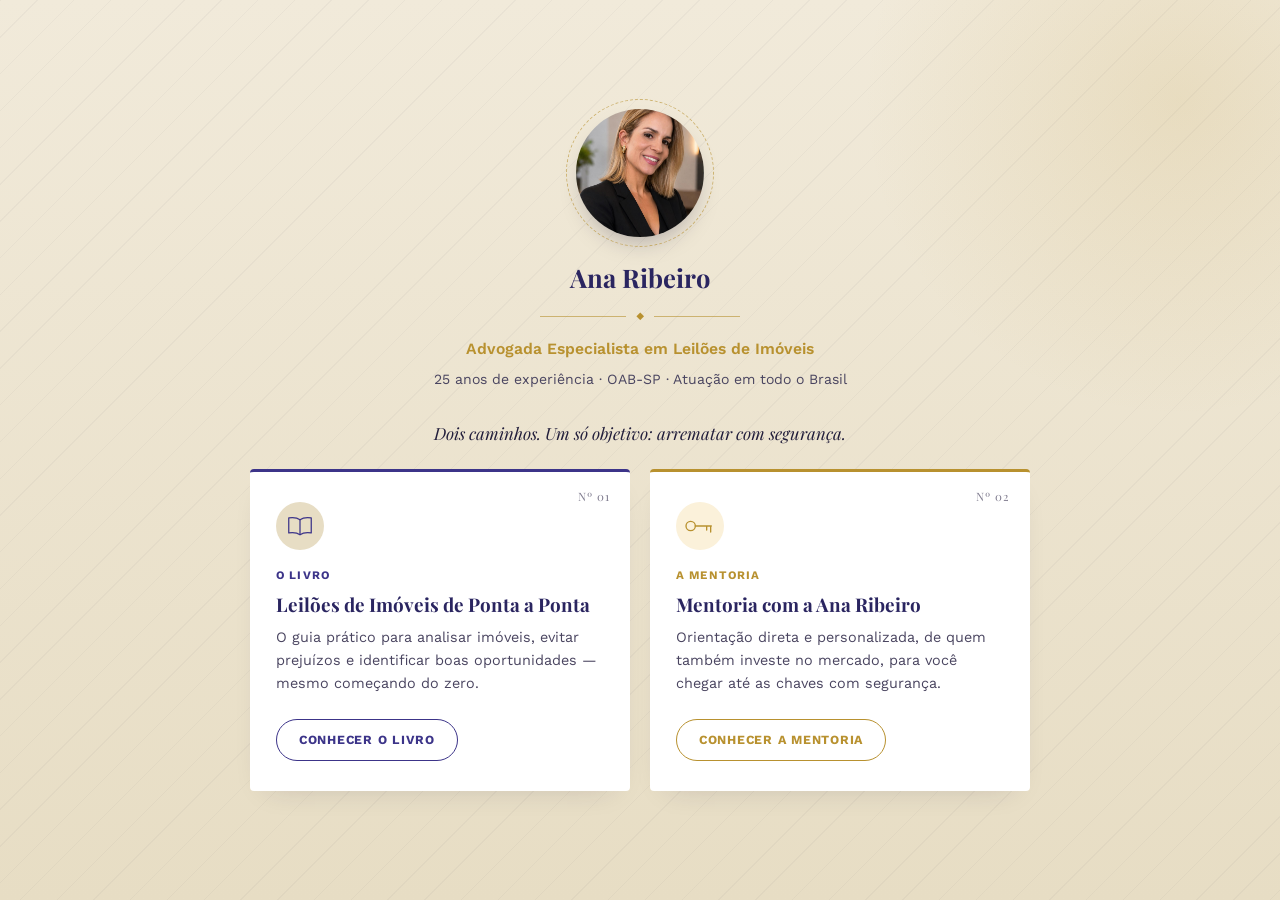
<file: index.html>
<!DOCTYPE html>
<html lang="pt-BR">
<head>
<meta charset="UTF-8">
<meta name="viewport" content="width=device-width, initial-scale=1.0">
<title>Ana Ribeiro | Advogada Especialista em Leilões de Imóveis</title>
<meta name="description" content="Ana Ribeiro, advogada especialista em leilões de imóveis. Conheça o livro Leilões de Imóveis de Ponta a Ponta ou a mentoria com a Ana.">
<link rel="preconnect" href="https://fonts.googleapis.com">
<link rel="preconnect" href="https://fonts.gstatic.com" crossorigin>
<link href="https://fonts.googleapis.com/css2?family=Playfair+Display:wght@600;700;800&family=Work+Sans:wght@400;500;600;700&display=swap" rel="stylesheet">
<link rel="stylesheet" href="css/style.css">
<link rel="stylesheet" href="css/gateway.css">

<!-- Meta Pixel Code -->
<script>
!function(f,b,e,v,n,t,s)
{if(f.fbq)return;n=f.fbq=function(){n.callMethod?
n.callMethod.apply(n,arguments):n.queue.push(arguments)};
if(!f._fbq)f._fbq=n;n.push=n;n.loaded=!0;n.version='2.0';
n.queue=[];t=b.createElement(e);t.async=!0;
t.src=v;s=b.getElementsByTagName(e)[0];
s.parentNode.insertBefore(t,s)}(window, document,'script',
'https://connect.facebook.net/en_US/fbevents.js');
fbq('init', '863646849907331');
fbq('track', 'PageView');
</script>
<noscript><img height="1" width="1" style="display:none"
src="https://www.facebook.com/tr?id=863646849907331&ev=PageView&noscript=1"
/></noscript>
<!-- End Meta Pixel Code -->
</head>
<body>

<main class="gateway">
  <div class="gateway-wrap">

    <div class="gateway-profile">
      <div class="gateway-photo-frame">
        <img src="assets/img/ana-ribeiro.jpg" alt="Ana Ribeiro" class="gateway-photo">
      </div>
      <p class="gateway-eyebrow">Ana Ribeiro</p>
      <div class="gateway-rule" aria-hidden="true"><span></span><i>◆</i><span></span></div>
      <p class="gateway-title">Advogada Especialista em Leilões de Imóveis</p>
      <p class="gateway-sub">25 anos de experiência · OAB-SP · Atuação em todo o Brasil</p>
    </div>

    <p class="gateway-prompt">Dois caminhos. Um só objetivo: arrematar com segurança.</p>

    <div class="gateway-options">
      <a href="livro.html" class="gateway-option">
        <span class="gateway-option-lot">Nº 01</span>
        <span class="gateway-option-icon" aria-hidden="true">
          <svg viewBox="0 0 48 36" width="30" height="24"><path d="M24 8C20 5 13 4 6 5v24c7-1 14 0 18 3 4-3 11-4 18-3V5c-7-1-14 0-18 3z" fill="none" stroke="currentColor" stroke-width="2" stroke-linejoin="round"/><path d="M24 8v24" fill="none" stroke="currentColor" stroke-width="2"/></svg>
        </span>
        <span class="gateway-option-label">O Livro</span>
        <h2 class="gateway-option-heading">Leilões de Imóveis de Ponta a Ponta</h2>
        <p class="gateway-option-desc">O guia prático para analisar imóveis, evitar prejuízos e identificar boas oportunidades — mesmo começando do zero.</p>
        <span class="gateway-option-cta">Conhecer o livro</span>
      </a>

      <a href="mentoria.html" class="gateway-option gateway-option--gold">
        <span class="gateway-option-lot">Nº 02</span>
        <span class="gateway-option-icon" aria-hidden="true">
          <svg viewBox="0 0 48 24" width="32" height="16"><circle cx="10" cy="12" r="7" fill="none" stroke="currentColor" stroke-width="2"/><path d="M17 12h24M34 12v6M40 12v9" fill="none" stroke="currentColor" stroke-width="2" stroke-linecap="round"/></svg>
        </span>
        <span class="gateway-option-label">A Mentoria</span>
        <h2 class="gateway-option-heading">Mentoria com a Ana Ribeiro</h2>
        <p class="gateway-option-desc">Orientação direta e personalizada, de quem também investe no mercado, para você chegar até as chaves com segurança.</p>
        <span class="gateway-option-cta">Conhecer a mentoria</span>
      </a>
    </div>

  </div>
</main>

</body>
</html>
</file>
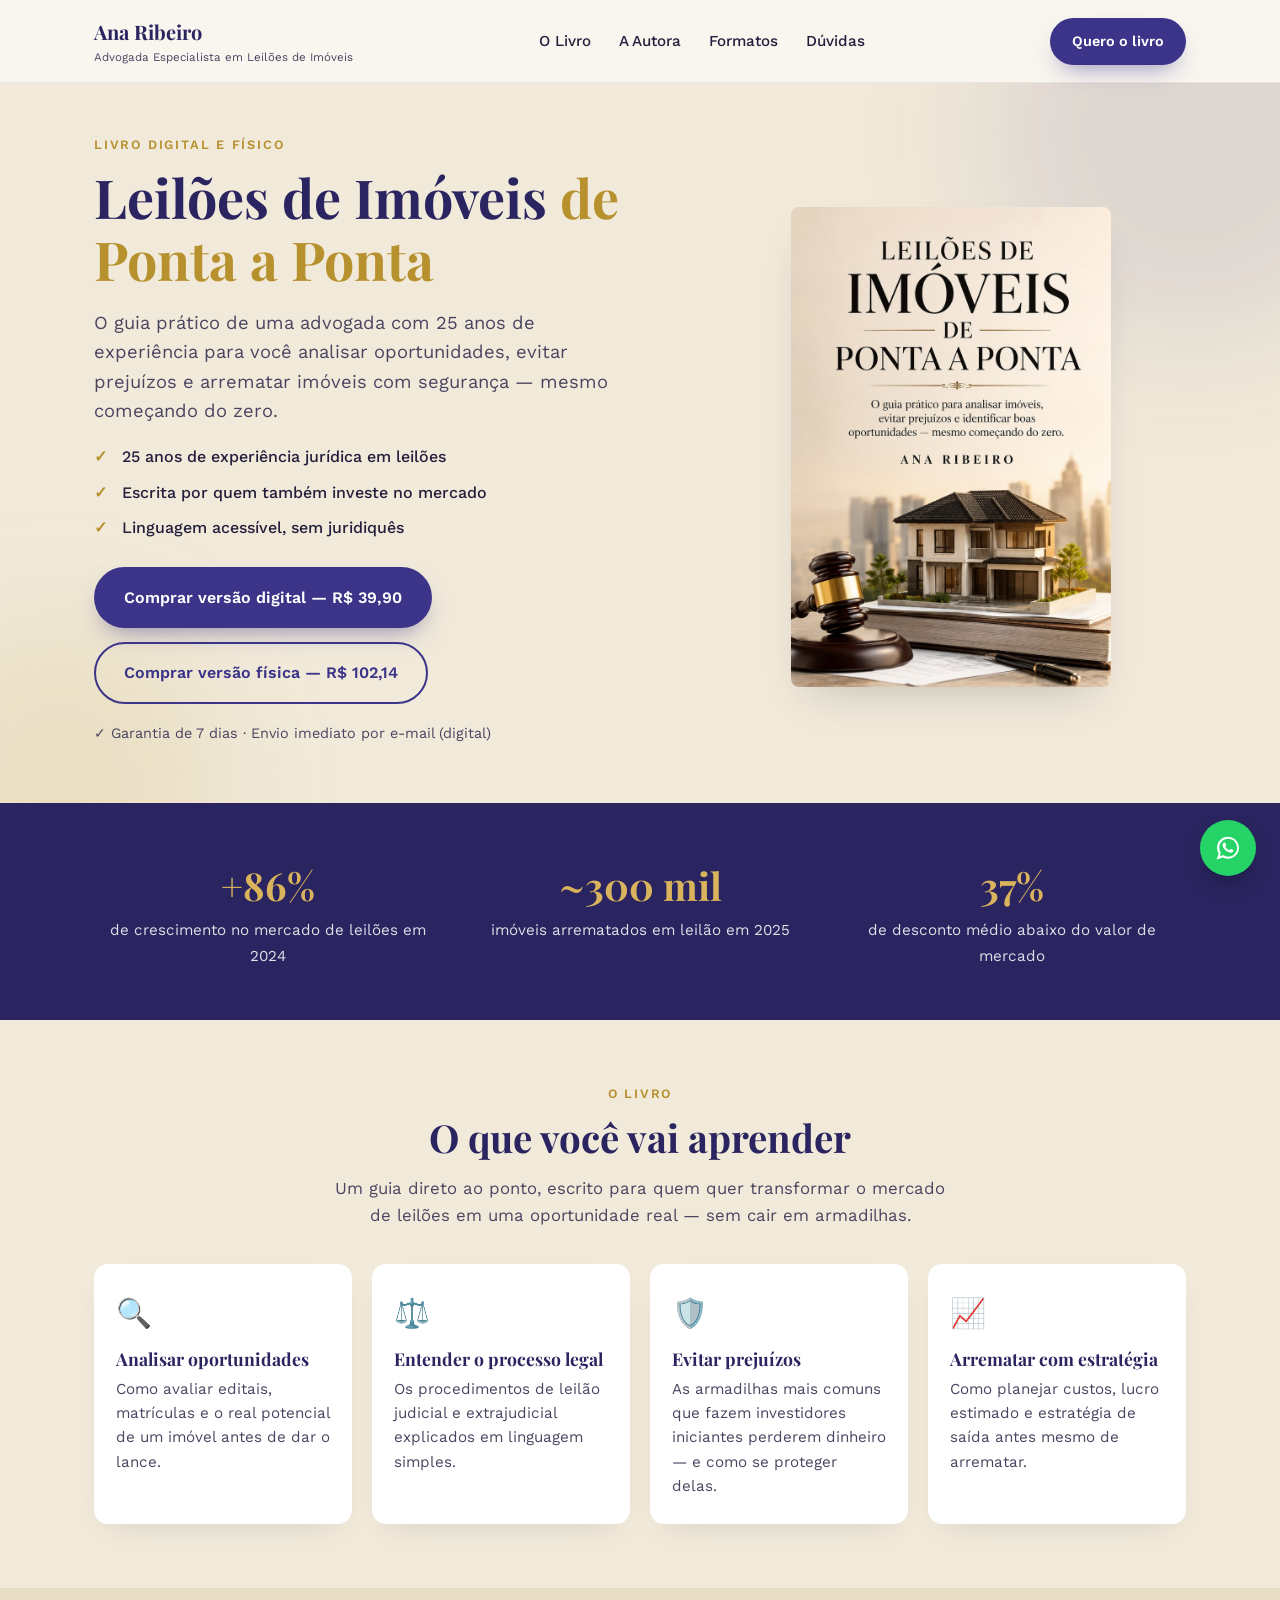
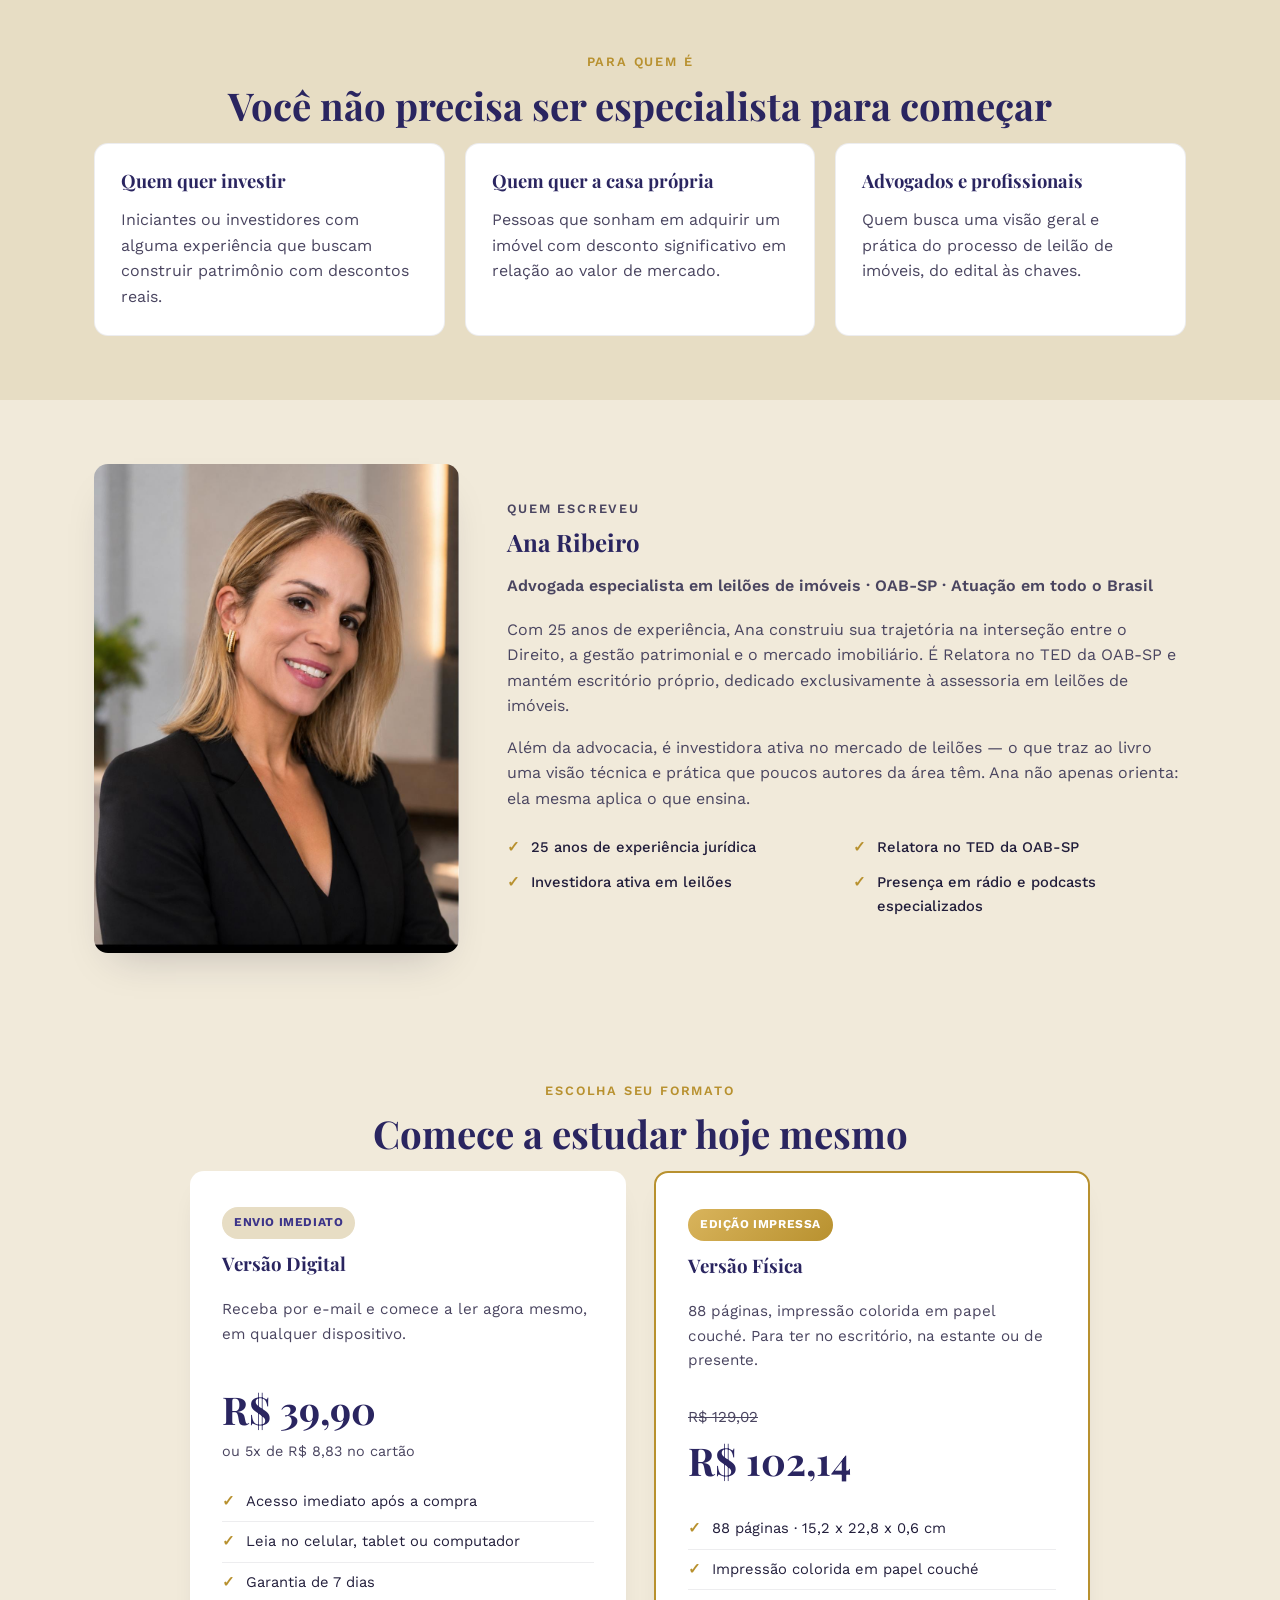
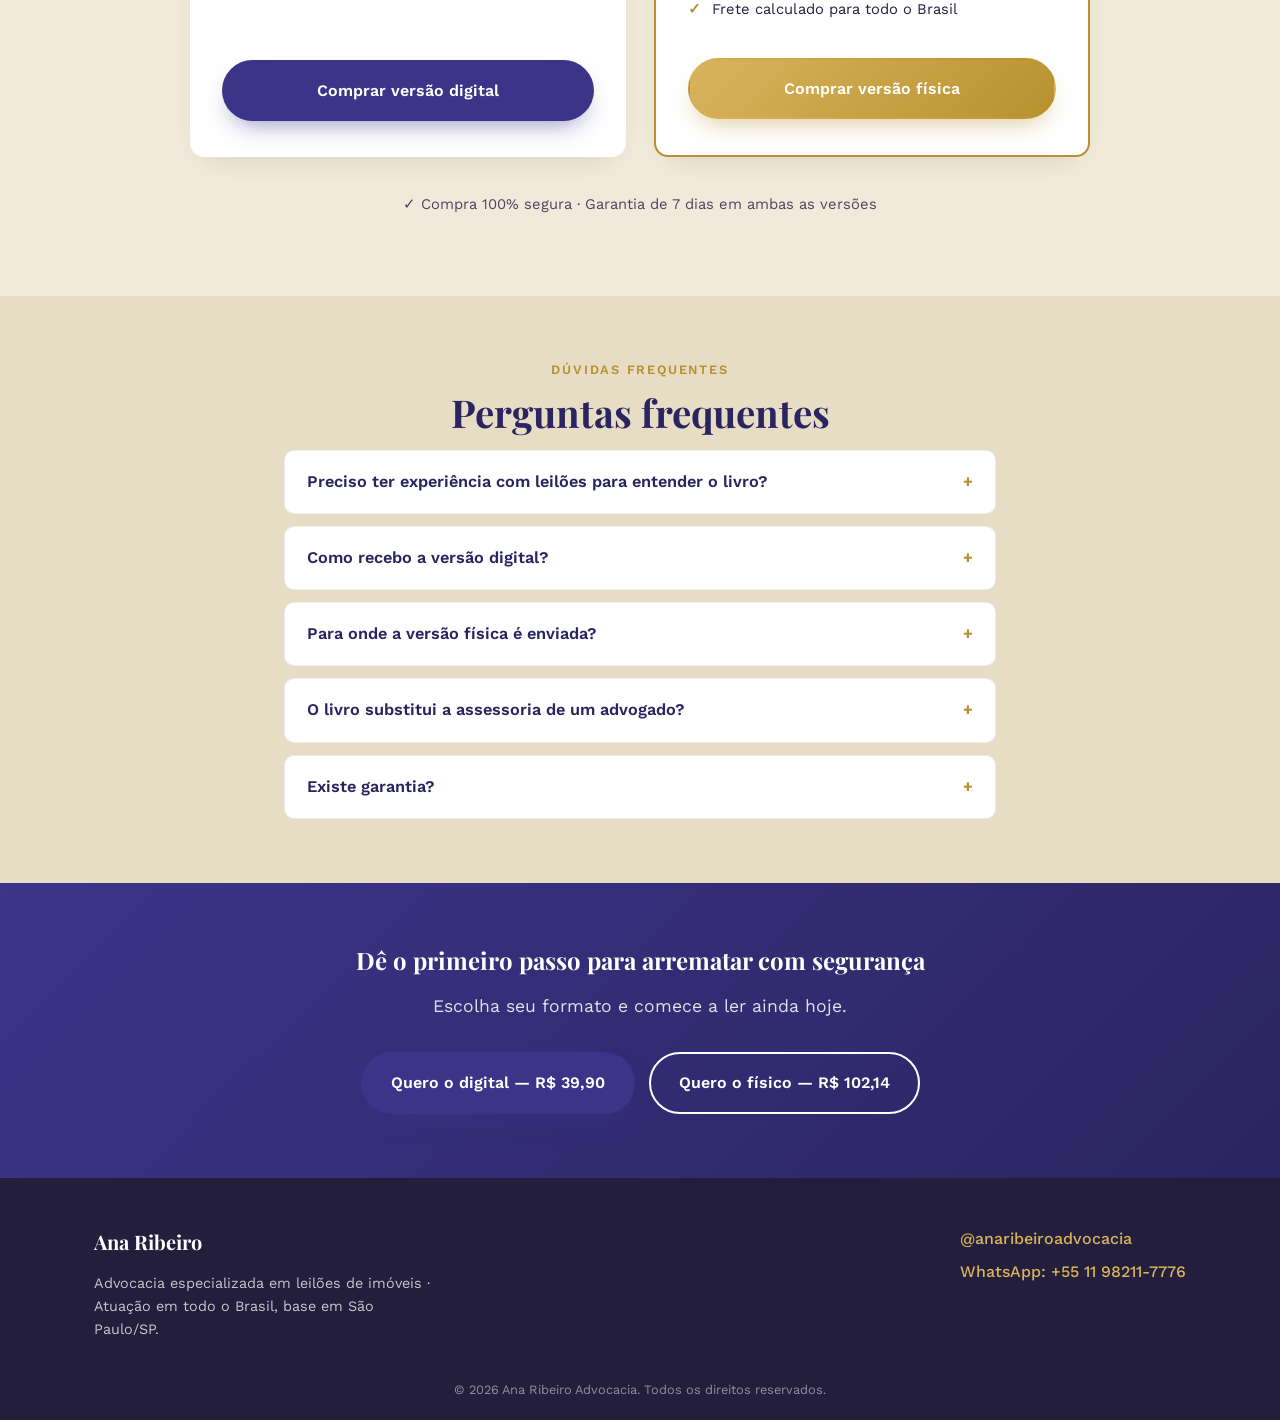
<file: livro.html>
<!DOCTYPE html>
<html lang="pt-BR">
<head>
<meta charset="UTF-8">
<meta name="viewport" content="width=device-width, initial-scale=1.0">
<title>Leilões de Imóveis de Ponta a Ponta | Ana Ribeiro</title>
<meta name="description" content="O guia prático de Ana Ribeiro, advogada especialista em leilões de imóveis, para você analisar oportunidades, evitar prejuízos e arrematar com segurança — mesmo começando do zero.">
<link rel="preconnect" href="https://fonts.googleapis.com">
<link rel="preconnect" href="https://fonts.gstatic.com" crossorigin>
<link href="https://fonts.googleapis.com/css2?family=Playfair+Display:wght@600;700;800&family=Work+Sans:wght@400;500;600;700&display=swap" rel="stylesheet">
<link rel="stylesheet" href="css/style.css">

<!-- Meta Pixel Code -->
<script>
!function(f,b,e,v,n,t,s)
{if(f.fbq)return;n=f.fbq=function(){n.callMethod?
n.callMethod.apply(n,arguments):n.queue.push(arguments)};
if(!f._fbq)f._fbq=n;n.push=n;n.loaded=!0;n.version='2.0';
n.queue=[];t=b.createElement(e);t.async=!0;
t.src=v;s=b.getElementsByTagName(e)[0];
s.parentNode.insertBefore(t,s)}(window, document,'script',
'https://connect.facebook.net/en_US/fbevents.js');
fbq('init', '863646849907331');
fbq('track', 'PageView');
</script>
<noscript><img height="1" width="1" style="display:none"
src="https://www.facebook.com/tr?id=863646849907331&ev=PageView&noscript=1"
/></noscript>
<!-- End Meta Pixel Code -->
</head>
<body>

<a href="https://wa.me/5511982117776" class="whatsapp-float" onclick="fbq('track', 'Lead')" target="_blank" rel="noopener" aria-label="Falar no WhatsApp">
  <svg viewBox="0 0 32 32" width="28" height="28" fill="currentColor"><path d="M16.001 3C9.101 3 3.5 8.6 3.5 15.5c0 2.44.66 4.72 1.82 6.68L3 29l7.02-2.28a12.4 12.4 0 0 0 5.98 1.53h.01c6.9 0 12.5-5.6 12.5-12.5S22.9 3 16.001 3zm0 22.7h-.01a10.2 10.2 0 0 1-5.2-1.42l-.37-.22-3.87 1.26 1.27-3.78-.24-.39a10.15 10.15 0 0 1-1.57-5.44c0-5.64 4.59-10.23 10.24-10.23 2.73 0 5.3 1.07 7.23 3.01a10.16 10.16 0 0 1 2.99 7.23c0 5.64-4.59 10.23-10.23 10.23zm5.6-7.65c-.31-.15-1.82-.9-2.1-1s-.49-.15-.69.15-.79 1-.97 1.2-.36.23-.66.08a8.35 8.35 0 0 1-2.46-1.52 9.2 9.2 0 0 1-1.7-2.11c-.18-.31 0-.47.13-.62.14-.14.31-.36.46-.54.15-.18.2-.31.31-.51.1-.21.05-.39-.02-.54s-.69-1.66-.94-2.28c-.25-.6-.5-.52-.69-.53h-.59c-.2 0-.54.08-.82.39s-1.07 1.04-1.07 2.54 1.09 2.95 1.24 3.15c.15.21 2.15 3.28 5.21 4.6.73.31 1.3.5 1.74.64.73.23 1.4.2 1.93.12.59-.09 1.82-.74 2.08-1.46.26-.72.26-1.33.18-1.46-.08-.13-.28-.21-.59-.36z"/></svg>
</a>

<header class="site-header">
  <div class="container header-inner">
    <a href="#top" class="brand">
      <span class="brand-name">Ana Ribeiro</span>
      <span class="brand-tag">Advogada Especialista em Leilões de Imóveis</span>
    </a>
    <nav class="main-nav">
      <a href="#livro">O Livro</a>
      <a href="#autora">A Autora</a>
      <a href="#formatos">Formatos</a>
      <a href="#faq">Dúvidas</a>
    </nav>
    <a href="#formatos" class="btn btn-primary btn-sm">Quero o livro</a>
  </div>
</header>

<main id="top">

  <!-- HERO -->
  <section class="hero">
    <div class="container hero-inner">
      <div class="hero-copy">
        <p class="eyebrow">Livro digital e físico</p>
        <h1>Leilões de Imóveis <span>de Ponta a Ponta</span></h1>
        <p class="hero-sub">O guia prático de uma advogada com 25 anos de experiência para você analisar oportunidades, evitar prejuízos e arrematar imóveis com segurança — mesmo começando do zero.</p>
        <ul class="hero-trust">
          <li>25 anos de experiência jurídica em leilões</li>
          <li>Escrita por quem também investe no mercado</li>
          <li>Linguagem acessível, sem juridiquês</li>
        </ul>
        <div class="hero-ctas">
          <a href="https://hotmart.com/pt-br/marketplace/produtos/leiloes-de-imoveis-de-ponta-a-ponta/D105986567W" class="btn btn-primary" onclick="fbq('track', 'InitiateCheckout')" target="_blank" rel="noopener">Comprar versão digital — R$ 39,90</a>
          <a href="https://loja.uiclap.com/titulo/ua177444/" class="btn btn-outline" onclick="fbq('track', 'InitiateCheckout')" target="_blank" rel="noopener">Comprar versão física — R$ 102,14</a>
        </div>
        <p class="hero-guarantee">✓ Garantia de 7 dias · Envio imediato por e-mail (digital)</p>
      </div>
      <div class="hero-media">
        <div class="book-mock">
          <img src="assets/img/book-cover.jpg" alt="Capa do livro Leilões de Imóveis de Ponta a Ponta, de Ana Ribeiro" onerror="this.closest('.book-mock').classList.add('book-mock--fallback')">
          <div class="book-mock-fallback">
            <span class="bm-kicker">LEILÕES DE</span>
            <span class="bm-title">IMÓVEIS</span>
            <span class="bm-sub">DE PONTA A PONTA</span>
            <span class="bm-ornament" aria-hidden="true">◆</span>
            <p class="bm-desc">O guia prático para analisar imóveis, evitar prejuízos e identificar boas oportunidades — mesmo começando do zero.</p>
            <span class="bm-scene" aria-hidden="true">
              <svg viewBox="0 0 64 48" width="70"><path d="M6 44h52M14 44V22l18-12 18 12v22M22 44V30h8v14" stroke="#B8912F" stroke-width="1.6" fill="none" stroke-linejoin="round"/></svg>
              <svg viewBox="0 0 40 40" width="30"><path d="M6 30l14-14M26 6l8 8-6 6-8-8zM4 34l6-6 4 4-6 6z" stroke="#221E3B" stroke-width="1.6" fill="none" stroke-linecap="round" stroke-linejoin="round"/></svg>
            </span>
            <span class="bm-author">ANA RIBEIRO</span>
          </div>
        </div>
      </div>
    </div>
  </section>

  <!-- MERCADO / STATS -->
  <section class="stats-band">
    <div class="container stats-grid reveal-stagger">
      <div class="stat">
        <span class="stat-num" data-count="86" data-prefix="+" data-suffix="%">+0%</span>
        <span class="stat-label">de crescimento no mercado de leilões em 2024</span>
      </div>
      <div class="stat">
        <span class="stat-num" data-count="300" data-prefix="~" data-suffix=" mil">~0 mil</span>
        <span class="stat-label">imóveis arrematados em leilão em 2025</span>
      </div>
      <div class="stat">
        <span class="stat-num" data-count="37" data-suffix="%">0%</span>
        <span class="stat-label">de desconto médio abaixo do valor de mercado</span>
      </div>
    </div>
  </section>

  <!-- O LIVRO -->
  <section id="livro" class="section">
    <div class="container">
      <p class="eyebrow center reveal">O livro</p>
      <h2 class="section-title center reveal">O que você vai aprender</h2>
      <p class="section-sub center reveal">Um guia direto ao ponto, escrito para quem quer transformar o mercado de leilões em uma oportunidade real — sem cair em armadilhas.</p>

      <div class="learn-grid reveal-stagger">
        <div class="learn-card">
          <span class="learn-icon">🔍</span>
          <h3>Analisar oportunidades</h3>
          <p>Como avaliar editais, matrículas e o real potencial de um imóvel antes de dar o lance.</p>
        </div>
        <div class="learn-card">
          <span class="learn-icon">⚖️</span>
          <h3>Entender o processo legal</h3>
          <p>Os procedimentos de leilão judicial e extrajudicial explicados em linguagem simples.</p>
        </div>
        <div class="learn-card">
          <span class="learn-icon">🛡️</span>
          <h3>Evitar prejuízos</h3>
          <p>As armadilhas mais comuns que fazem investidores iniciantes perderem dinheiro — e como se proteger delas.</p>
        </div>
        <div class="learn-card">
          <span class="learn-icon">📈</span>
          <h3>Arrematar com estratégia</h3>
          <p>Como planejar custos, lucro estimado e estratégia de saída antes mesmo de arrematar.</p>
        </div>
      </div>
    </div>
  </section>

  <!-- PARA QUEM -->
  <section class="section section-alt">
    <div class="container">
      <p class="eyebrow center reveal">Para quem é</p>
      <h2 class="section-title center reveal">Você não precisa ser especialista para começar</h2>
      <div class="audience-grid reveal-stagger">
        <div class="audience-card">
          <h3>Quem quer investir</h3>
          <p>Iniciantes ou investidores com alguma experiência que buscam construir patrimônio com descontos reais.</p>
        </div>
        <div class="audience-card">
          <h3>Quem quer a casa própria</h3>
          <p>Pessoas que sonham em adquirir um imóvel com desconto significativo em relação ao valor de mercado.</p>
        </div>
        <div class="audience-card">
          <h3>Advogados e profissionais</h3>
          <p>Quem busca uma visão geral e prática do processo de leilão de imóveis, do edital às chaves.</p>
        </div>
      </div>
    </div>
  </section>

  <!-- AUTORA -->
  <section id="autora" class="section author-section">
    <div class="container author-inner reveal-stagger">
      <div class="author-photo">
        <img src="assets/img/ana-ribeiro.jpg" alt="Ana Ribeiro, advogada especialista em leilões de imóveis">
      </div>
      <div class="author-copy">
        <p class="eyebrow">Quem escreveu</p>
        <h2>Ana Ribeiro</h2>
        <p class="author-role">Advogada especialista em leilões de imóveis · OAB-SP · Atuação em todo o Brasil</p>
        <p>Com 25 anos de experiência, Ana construiu sua trajetória na interseção entre o Direito, a gestão patrimonial e o mercado imobiliário. É Relatora no TED da OAB-SP e mantém escritório próprio, dedicado exclusivamente à assessoria em leilões de imóveis.</p>
        <p>Além da advocacia, é investidora ativa no mercado de leilões — o que traz ao livro uma visão técnica e prática que poucos autores da área têm. Ana não apenas orienta: ela mesma aplica o que ensina.</p>
        <ul class="author-badges">
          <li>25 anos de experiência jurídica</li>
          <li>Relatora no TED da OAB-SP</li>
          <li>Investidora ativa em leilões</li>
          <li>Presença em rádio e podcasts especializados</li>
        </ul>
      </div>
    </div>
  </section>

  <!-- FORMATOS / PREÇOS -->
  <section id="formatos" class="section formats-section">
    <div class="container">
      <p class="eyebrow center reveal">Escolha seu formato</p>
      <h2 class="section-title center reveal">Comece a estudar hoje mesmo</h2>

      <div class="pricing-grid reveal-stagger">
        <div class="price-card">
          <span class="price-badge">Envio imediato</span>
          <h3>Versão Digital</h3>
          <p class="price-desc">Receba por e-mail e comece a ler agora mesmo, em qualquer dispositivo.</p>
          <div class="price-value">
            <span class="price-amount">R$ 39,90</span>
            <span class="price-inst">ou 5x de R$ 8,83 no cartão</span>
          </div>
          <ul class="price-features">
            <li>Acesso imediato após a compra</li>
            <li>Leia no celular, tablet ou computador</li>
            <li>Garantia de 7 dias</li>
          </ul>
          <a href="https://hotmart.com/pt-br/marketplace/produtos/leiloes-de-imoveis-de-ponta-a-ponta/D105986567W" class="btn btn-primary btn-block" onclick="fbq('track', 'InitiateCheckout')" target="_blank" rel="noopener">Comprar versão digital</a>
        </div>

        <div class="price-card price-card--highlight">
          <span class="price-badge price-badge--gold">Edição impressa</span>
          <h3>Versão Física</h3>
          <p class="price-desc">88 páginas, impressão colorida em papel couché. Para ter no escritório, na estante ou de presente.</p>
          <div class="price-value">
            <span class="price-old">R$ 129,02</span>
            <span class="price-amount">R$ 102,14</span>
          </div>
          <ul class="price-features">
            <li>88 páginas · 15,2 x 22,8 x 0,6 cm</li>
            <li>Impressão colorida em papel couché</li>
            <li>Frete calculado para todo o Brasil</li>
          </ul>
          <a href="https://loja.uiclap.com/titulo/ua177444/" class="btn btn-gold btn-block" onclick="fbq('track', 'InitiateCheckout')" target="_blank" rel="noopener">Comprar versão física</a>
        </div>
      </div>

      <p class="formats-note">✓ Compra 100% segura · Garantia de 7 dias em ambas as versões</p>
    </div>
  </section>

  <!-- FAQ -->
  <section id="faq" class="section section-alt">
    <div class="container container-narrow">
      <p class="eyebrow center reveal">Dúvidas frequentes</p>
      <h2 class="section-title center reveal">Perguntas frequentes</h2>

      <div class="faq-list reveal-stagger">
        <details class="faq-item">
          <summary>Preciso ter experiência com leilões para entender o livro?</summary>
          <p>Não. O livro foi escrito para ser acessível tanto para quem está começando do zero quanto para quem já tem alguma experiência com investimentos ou leilões.</p>
        </details>
        <details class="faq-item">
          <summary>Como recebo a versão digital?</summary>
          <p>As instruções de acesso são enviadas para o seu e-mail logo após a confirmação da compra.</p>
        </details>
        <details class="faq-item">
          <summary>Para onde a versão física é enviada?</summary>
          <p>Para todo o Brasil. O frete é calculado no momento da compra, de acordo com o seu endereço.</p>
        </details>
        <details class="faq-item">
          <summary>O livro substitui a assessoria de um advogado?</summary>
          <p>O livro é um guia prático para você entender o processo e tomar decisões com mais segurança. Para a condução completa de uma arrematação, Ana Ribeiro também oferece assessoria jurídica especializada.</p>
        </details>
        <details class="faq-item">
          <summary>Existe garantia?</summary>
          <p>Sim, ambas as versões contam com garantia de 7 dias.</p>
        </details>
      </div>
    </div>
  </section>

  <!-- CTA FINAL -->
  <section class="final-cta">
    <div class="container final-cta-inner">
      <h2>Dê o primeiro passo para arrematar com segurança</h2>
      <p>Escolha seu formato e comece a ler ainda hoje.</p>
      <div class="hero-ctas center">
        <a href="https://hotmart.com/pt-br/marketplace/produtos/leiloes-de-imoveis-de-ponta-a-ponta/D105986567W" class="btn btn-primary" onclick="fbq('track', 'InitiateCheckout')" target="_blank" rel="noopener">Quero o digital — R$ 39,90</a>
        <a href="https://loja.uiclap.com/titulo/ua177444/" class="btn btn-outline btn-outline--light" onclick="fbq('track', 'InitiateCheckout')" target="_blank" rel="noopener">Quero o físico — R$ 102,14</a>
      </div>
    </div>
  </section>

</main>

<footer class="site-footer">
  <div class="container footer-inner">
    <div>
      <span class="brand-name">Ana Ribeiro</span>
      <p>Advocacia especializada em leilões de imóveis · Atuação em todo o Brasil, base em São Paulo/SP.</p>
    </div>
    <div class="footer-contact">
      <a href="https://instagram.com/anaribeiroadvocacia" target="_blank" rel="noopener">@anaribeiroadvocacia</a>
      <a href="https://wa.me/5511982117776" onclick="fbq('track', 'Lead')" target="_blank" rel="noopener">WhatsApp: +55 11 98211-7776</a>
    </div>
  </div>
  <p class="footer-copy">© 2026 Ana Ribeiro Advocacia. Todos os direitos reservados.</p>
</footer>

<script src="js/script.js"></script>
</body>
</html>
</file>
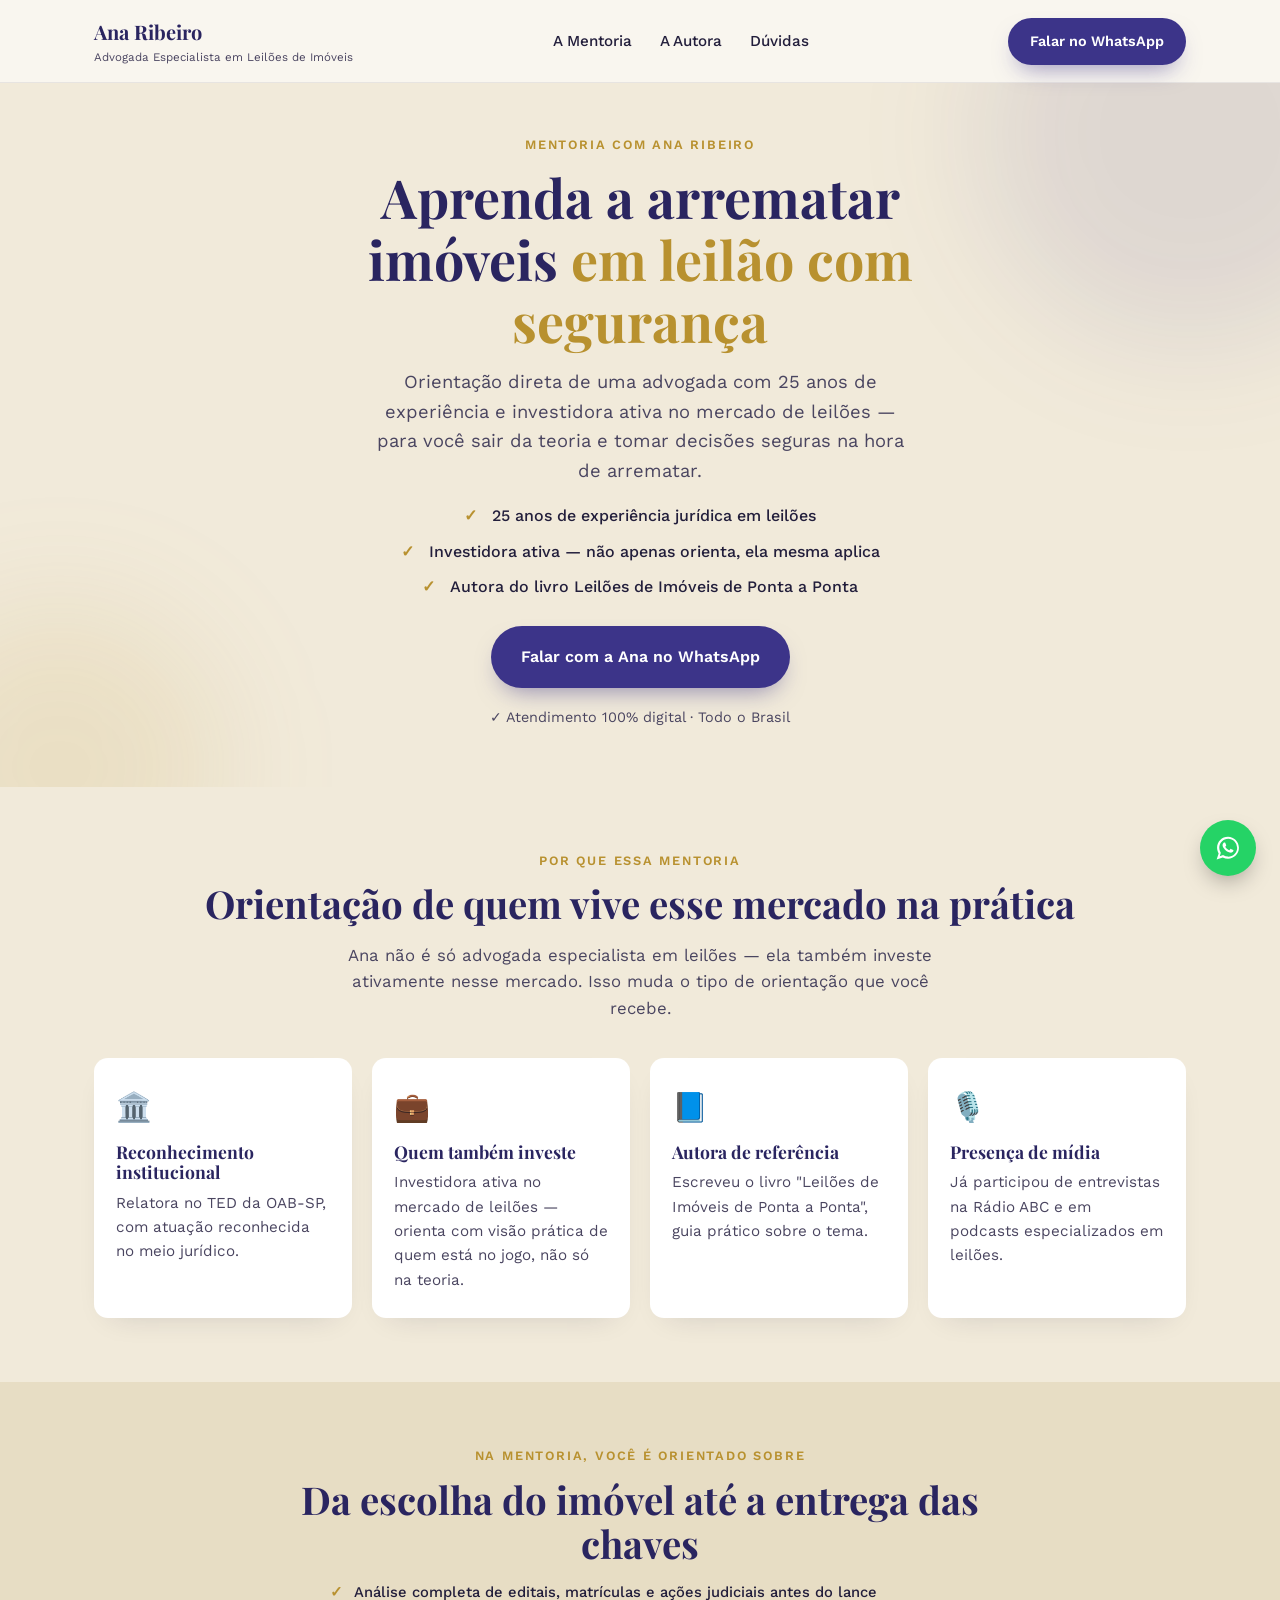
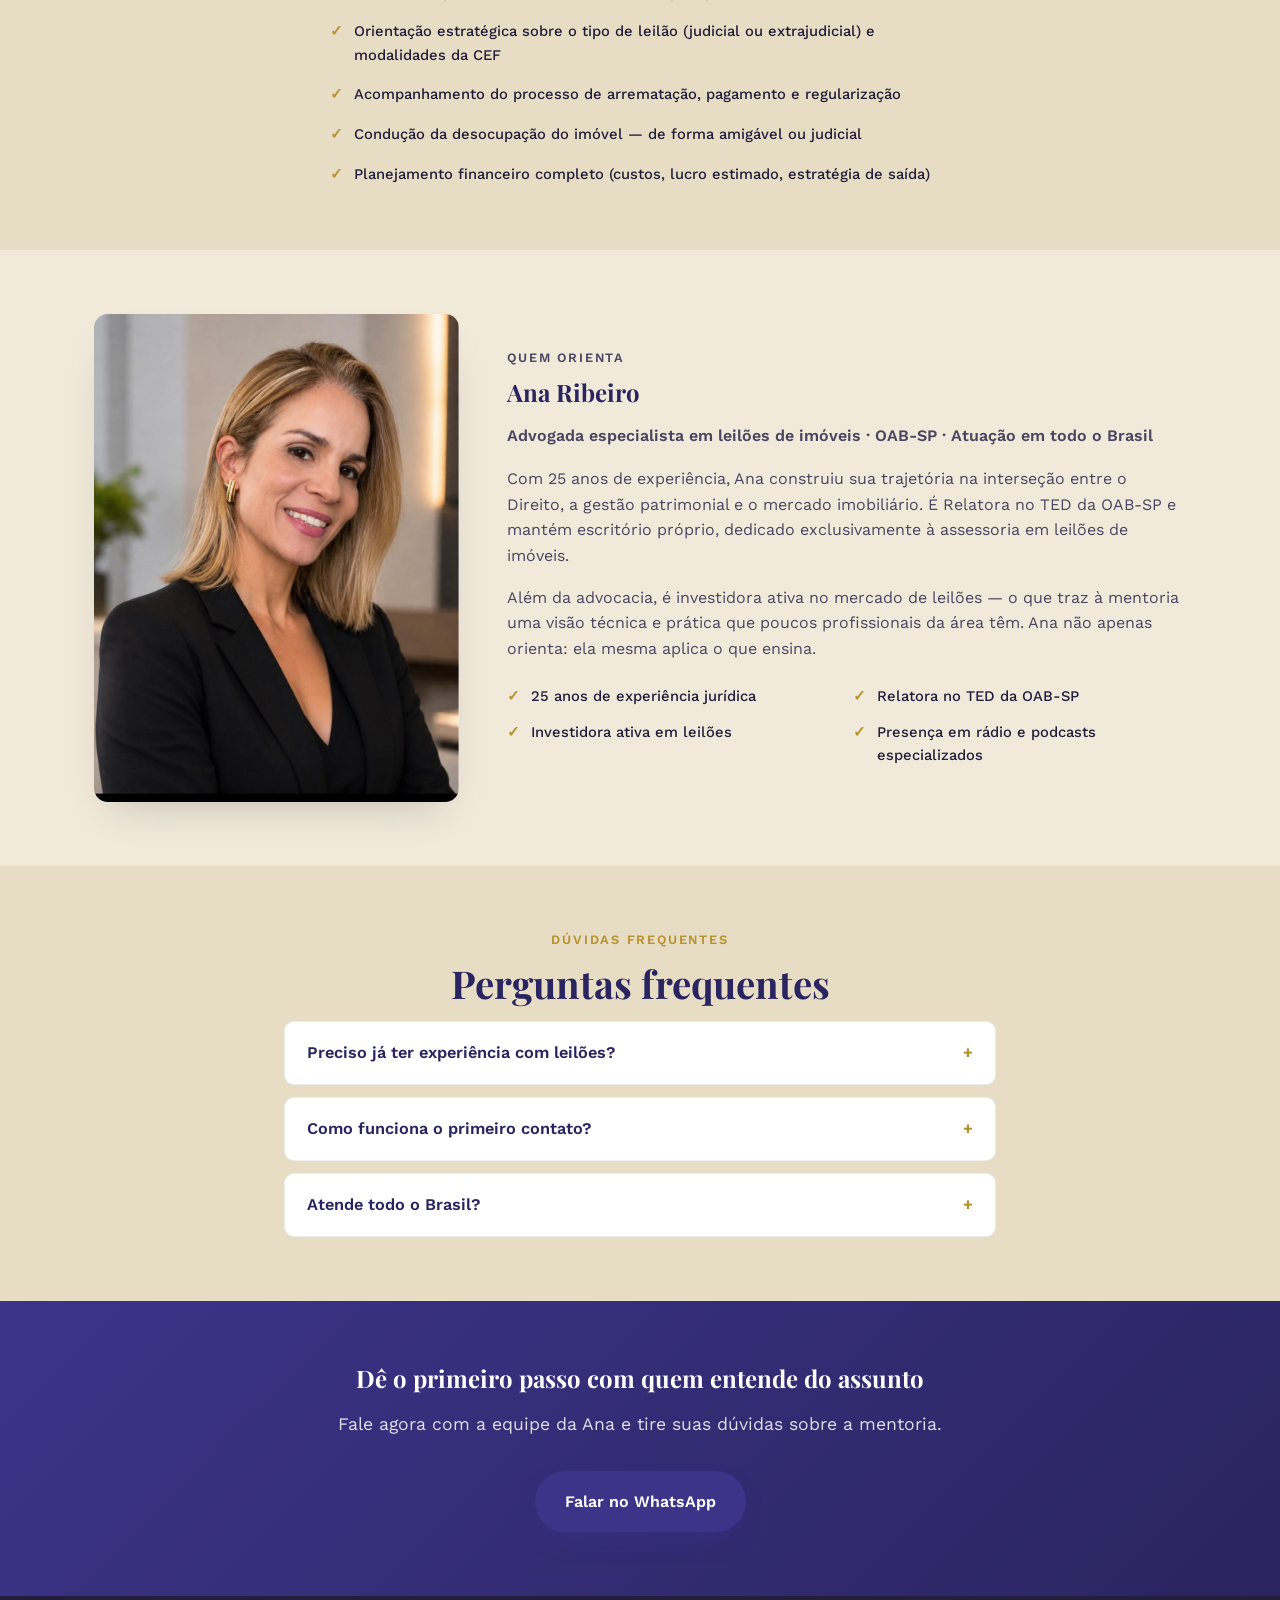
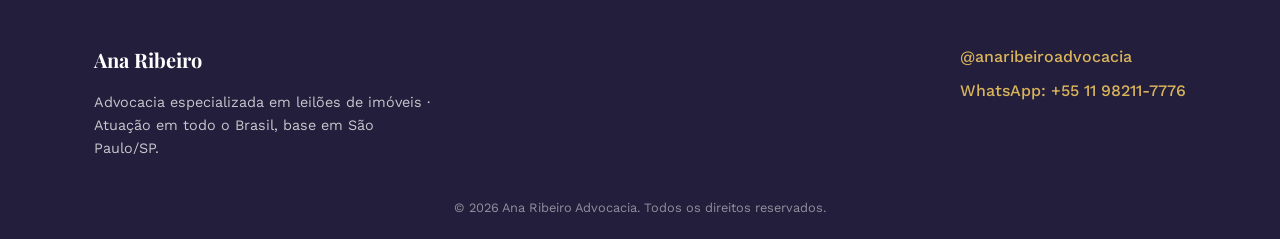
<file: mentoria.html>
<!DOCTYPE html>
<html lang="pt-BR">
<head>
<meta charset="UTF-8">
<meta name="viewport" content="width=device-width, initial-scale=1.0">
<title>Mentoria com Ana Ribeiro | Leilões de Imóveis</title>
<meta name="description" content="Mentoria com Ana Ribeiro, advogada com 25 anos de experiência e investidora ativa no mercado de leilões de imóveis. Fale diretamente com ela pelo WhatsApp.">
<link rel="preconnect" href="https://fonts.googleapis.com">
<link rel="preconnect" href="https://fonts.gstatic.com" crossorigin>
<link href="https://fonts.googleapis.com/css2?family=Playfair+Display:wght@600;700;800&family=Work+Sans:wght@400;500;600;700&display=swap" rel="stylesheet">
<link rel="stylesheet" href="css/style.css">

<!-- Meta Pixel Code -->
<script>
!function(f,b,e,v,n,t,s)
{if(f.fbq)return;n=f.fbq=function(){n.callMethod?
n.callMethod.apply(n,arguments):n.queue.push(arguments)};
if(!f._fbq)f._fbq=n;n.push=n;n.loaded=!0;n.version='2.0';
n.queue=[];t=b.createElement(e);t.async=!0;
t.src=v;s=b.getElementsByTagName(e)[0];
s.parentNode.insertBefore(t,s)}(window, document,'script',
'https://connect.facebook.net/en_US/fbevents.js');
fbq('init', '863646849907331');
fbq('track', 'PageView');
</script>
<noscript><img height="1" width="1" style="display:none"
src="https://www.facebook.com/tr?id=863646849907331&ev=PageView&noscript=1"
/></noscript>
<!-- End Meta Pixel Code -->
</head>
<body>

<a href="https://wa.me/5511982117776?text=Ol%C3%A1%2C%20quero%20saber%20mais%20sobre%20a%20mentoria%20de%20leil%C3%B5es%20de%20im%C3%B3veis" class="whatsapp-float" onclick="fbq('track', 'Lead')" target="_blank" rel="noopener" aria-label="Falar no WhatsApp">
  <svg viewBox="0 0 32 32" width="28" height="28" fill="currentColor"><path d="M16.001 3C9.101 3 3.5 8.6 3.5 15.5c0 2.44.66 4.72 1.82 6.68L3 29l7.02-2.28a12.4 12.4 0 0 0 5.98 1.53h.01c6.9 0 12.5-5.6 12.5-12.5S22.9 3 16.001 3zm0 22.7h-.01a10.2 10.2 0 0 1-5.2-1.42l-.37-.22-3.87 1.26 1.27-3.78-.24-.39a10.15 10.15 0 0 1-1.57-5.44c0-5.64 4.59-10.23 10.24-10.23 2.73 0 5.3 1.07 7.23 3.01a10.16 10.16 0 0 1 2.99 7.23c0 5.64-4.59 10.23-10.23 10.23zm5.6-7.65c-.31-.15-1.82-.9-2.1-1s-.49-.15-.69.15-.79 1-.97 1.2-.36.23-.66.08a8.35 8.35 0 0 1-2.46-1.52 9.2 9.2 0 0 1-1.7-2.11c-.18-.31 0-.47.13-.62.14-.14.31-.36.46-.54.15-.18.2-.31.31-.51.1-.21.05-.39-.02-.54s-.69-1.66-.94-2.28c-.25-.6-.5-.52-.69-.53h-.59c-.2 0-.54.08-.82.39s-1.07 1.04-1.07 2.54 1.09 2.95 1.24 3.15c.15.21 2.15 3.28 5.21 4.6.73.31 1.3.5 1.74.64.73.23 1.4.2 1.93.12.59-.09 1.82-.74 2.08-1.46.26-.72.26-1.33.18-1.46-.08-.13-.28-.21-.59-.36z"/></svg>
</a>

<header class="site-header">
  <div class="container header-inner">
    <a href="index.html" class="brand">
      <span class="brand-name">Ana Ribeiro</span>
      <span class="brand-tag">Advogada Especialista em Leilões de Imóveis</span>
    </a>
    <nav class="main-nav">
      <a href="#mentoria">A Mentoria</a>
      <a href="#autora">A Autora</a>
      <a href="#faq">Dúvidas</a>
    </nav>
    <a href="https://wa.me/5511982117776?text=Ol%C3%A1%2C%20quero%20saber%20mais%20sobre%20a%20mentoria%20de%20leil%C3%B5es%20de%20im%C3%B3veis" class="btn btn-primary btn-sm" onclick="fbq('track', 'Lead')" target="_blank" rel="noopener">Falar no WhatsApp</a>
  </div>
</header>

<main id="top">

  <!-- HERO -->
  <section class="hero">
    <div class="container hero-inner">
      <div class="hero-copy" style="grid-column: 1 / -1; max-width: 720px; margin: 0 auto; text-align: center;">
        <p class="eyebrow" style="text-align:center;">Mentoria com Ana Ribeiro</p>
        <h1>Aprenda a arrematar imóveis <span>em leilão com segurança</span></h1>
        <p class="hero-sub" style="margin: 0 auto;">Orientação direta de uma advogada com 25 anos de experiência e investidora ativa no mercado de leilões — para você sair da teoria e tomar decisões seguras na hora de arrematar.</p>
        <ul class="hero-trust" style="align-items: center;">
          <li>25 anos de experiência jurídica em leilões</li>
          <li>Investidora ativa — não apenas orienta, ela mesma aplica</li>
          <li>Autora do livro Leilões de Imóveis de Ponta a Ponta</li>
        </ul>
        <div class="hero-ctas" style="justify-content: center;">
          <a href="https://wa.me/5511982117776?text=Ol%C3%A1%2C%20quero%20saber%20mais%20sobre%20a%20mentoria%20de%20leil%C3%B5es%20de%20im%C3%B3veis" class="btn btn-primary" onclick="fbq('track', 'Lead')" target="_blank" rel="noopener">Falar com a Ana no WhatsApp</a>
        </div>
        <p class="hero-guarantee" style="text-align:center;">✓ Atendimento 100% digital · Todo o Brasil</p>
      </div>
    </div>
  </section>

  <!-- POR QUE ESSA MENTORIA -->
  <section id="mentoria" class="section">
    <div class="container">
      <p class="eyebrow center reveal">Por que essa mentoria</p>
      <h2 class="section-title center reveal">Orientação de quem vive esse mercado na prática</h2>
      <p class="section-sub center reveal">Ana não é só advogada especialista em leilões — ela também investe ativamente nesse mercado. Isso muda o tipo de orientação que você recebe.</p>

      <div class="learn-grid reveal-stagger">
        <div class="learn-card">
          <span class="learn-icon">🏛️</span>
          <h3>Reconhecimento institucional</h3>
          <p>Relatora no TED da OAB-SP, com atuação reconhecida no meio jurídico.</p>
        </div>
        <div class="learn-card">
          <span class="learn-icon">💼</span>
          <h3>Quem também investe</h3>
          <p>Investidora ativa no mercado de leilões — orienta com visão prática de quem está no jogo, não só na teoria.</p>
        </div>
        <div class="learn-card">
          <span class="learn-icon">📘</span>
          <h3>Autora de referência</h3>
          <p>Escreveu o livro "Leilões de Imóveis de Ponta a Ponta", guia prático sobre o tema.</p>
        </div>
        <div class="learn-card">
          <span class="learn-icon">🎙️</span>
          <h3>Presença de mídia</h3>
          <p>Já participou de entrevistas na Rádio ABC e em podcasts especializados em leilões.</p>
        </div>
      </div>
    </div>
  </section>

  <!-- ÁREAS DE ORIENTAÇÃO -->
  <section class="section section-alt">
    <div class="container container-narrow">
      <p class="eyebrow center reveal">Na mentoria, você é orientado sobre</p>
      <h2 class="section-title center reveal">Da escolha do imóvel até a entrega das chaves</h2>

      <ul class="author-badges reveal" style="grid-template-columns: 1fr; max-width: 620px; margin: 0 auto; gap: 16px;">
        <li>Análise completa de editais, matrículas e ações judiciais antes do lance</li>
        <li>Orientação estratégica sobre o tipo de leilão (judicial ou extrajudicial) e modalidades da CEF</li>
        <li>Acompanhamento do processo de arrematação, pagamento e regularização</li>
        <li>Condução da desocupação do imóvel — de forma amigável ou judicial</li>
        <li>Planejamento financeiro completo (custos, lucro estimado, estratégia de saída)</li>
      </ul>
    </div>
  </section>

  <!-- AUTORA -->
  <section id="autora" class="section author-section">
    <div class="container author-inner reveal-stagger">
      <div class="author-photo">
        <img src="assets/img/ana-ribeiro.jpg" alt="Ana Ribeiro, advogada especialista em leilões de imóveis">
      </div>
      <div class="author-copy">
        <p class="eyebrow">Quem orienta</p>
        <h2>Ana Ribeiro</h2>
        <p class="author-role">Advogada especialista em leilões de imóveis · OAB-SP · Atuação em todo o Brasil</p>
        <p>Com 25 anos de experiência, Ana construiu sua trajetória na interseção entre o Direito, a gestão patrimonial e o mercado imobiliário. É Relatora no TED da OAB-SP e mantém escritório próprio, dedicado exclusivamente à assessoria em leilões de imóveis.</p>
        <p>Além da advocacia, é investidora ativa no mercado de leilões — o que traz à mentoria uma visão técnica e prática que poucos profissionais da área têm. Ana não apenas orienta: ela mesma aplica o que ensina.</p>
        <ul class="author-badges">
          <li>25 anos de experiência jurídica</li>
          <li>Relatora no TED da OAB-SP</li>
          <li>Investidora ativa em leilões</li>
          <li>Presença em rádio e podcasts especializados</li>
        </ul>
      </div>
    </div>
  </section>

  <!-- FAQ -->
  <section id="faq" class="section section-alt">
    <div class="container container-narrow">
      <p class="eyebrow center reveal">Dúvidas frequentes</p>
      <h2 class="section-title center reveal">Perguntas frequentes</h2>

      <div class="faq-list reveal-stagger">
        <details class="faq-item">
          <summary>Preciso já ter experiência com leilões?</summary>
          <p>Não. A mentoria é pensada tanto para quem está começando do zero quanto para quem já deu os primeiros passos no mercado.</p>
        </details>
        <details class="faq-item">
          <summary>Como funciona o primeiro contato?</summary>
          <p>Você fala diretamente pelo WhatsApp com a equipe da Ana para entender o formato e tirar suas dúvidas antes de começar.</p>
        </details>
        <details class="faq-item">
          <summary>Atende todo o Brasil?</summary>
          <p>Sim. O atendimento é 100% digital, com base em São Paulo/SP e atuação em todo o território nacional.</p>
        </details>
      </div>
    </div>
  </section>

  <!-- CTA FINAL -->
  <section class="final-cta">
    <div class="container final-cta-inner">
      <h2>Dê o primeiro passo com quem entende do assunto</h2>
      <p>Fale agora com a equipe da Ana e tire suas dúvidas sobre a mentoria.</p>
      <div class="hero-ctas center">
        <a href="https://wa.me/5511982117776?text=Ol%C3%A1%2C%20quero%20saber%20mais%20sobre%20a%20mentoria%20de%20leil%C3%B5es%20de%20im%C3%B3veis" class="btn btn-primary" onclick="fbq('track', 'Lead')" target="_blank" rel="noopener">Falar no WhatsApp</a>
      </div>
    </div>
  </section>

</main>

<footer class="site-footer">
  <div class="container footer-inner">
    <div>
      <span class="brand-name">Ana Ribeiro</span>
      <p>Advocacia especializada em leilões de imóveis · Atuação em todo o Brasil, base em São Paulo/SP.</p>
    </div>
    <div class="footer-contact">
      <a href="https://instagram.com/anaribeiroadvocacia" target="_blank" rel="noopener">@anaribeiroadvocacia</a>
      <a href="https://wa.me/5511982117776" onclick="fbq('track', 'Lead')" target="_blank" rel="noopener">WhatsApp: +55 11 98211-7776</a>
    </div>
  </div>
  <p class="footer-copy">© 2026 Ana Ribeiro Advocacia. Todos os direitos reservados.</p>
</footer>

<script src="js/script.js"></script>
</body>
</html>
</file>
<file: css/style.css>
:root {
  --color-purple: #3C3489;
  --color-purple-dark: #2A2560;
  --color-gold: #B8912F;
  --color-gold-light: #D9B45C;
  --color-cream: #F1EADA;
  --color-cream-alt: #E7DDC4;
  --color-ink: #221E3B;
  --color-ink-soft: #4A4560;
  --color-white: #FFFFFF;
  --font-serif: 'Playfair Display', Georgia, serif;
  --font-sans: 'Work Sans', -apple-system, BlinkMacSystemFont, sans-serif;
  --radius: 14px;
  --shadow: 0 20px 40px -20px rgba(34, 30, 59, 0.25);
}

* { box-sizing: border-box; }

html { scroll-behavior: smooth; }

body {
  margin: 0;
  font-family: var(--font-sans);
  color: var(--color-ink);
  background: var(--color-cream);
  line-height: 1.6;
}

img { max-width: 100%; display: block; }

.container {
  max-width: 1140px;
  margin: 0 auto;
  padding: 0 24px;
}

.container-narrow {
  max-width: 760px;
}

.eyebrow {
  font-size: 0.8rem;
  letter-spacing: 0.14em;
  text-transform: uppercase;
  color: var(--color-gold);
  font-weight: 600;
  margin: 0 0 10px;
}
.eyebrow.center { text-align: center; }

h1, h2, h3 {
  font-family: var(--font-serif);
  color: var(--color-purple-dark);
  margin: 0 0 16px;
  line-height: 1.15;
}

.section-title {
  font-size: clamp(1.7rem, 3vw, 2.4rem);
}
.section-title.center { text-align: center; }

.section-sub {
  color: var(--color-ink-soft);
  max-width: 620px;
  font-size: 1.05rem;
}
.section-sub.center { margin: 0 auto 36px; text-align: center; }

.section { padding: 64px 0; }
.section-alt { background: var(--color-cream-alt); }

/* Buttons */
.btn {
  display: inline-flex;
  align-items: center;
  justify-content: center;
  gap: 8px;
  padding: 16px 28px;
  border-radius: 999px;
  font-weight: 600;
  font-size: 1rem;
  text-decoration: none;
  border: 2px solid transparent;
  transition: transform 0.15s ease, box-shadow 0.15s ease, background 0.15s ease;
  cursor: pointer;
}
.btn:hover { transform: translateY(-2px); }
.btn-primary {
  background: var(--color-purple);
  color: var(--color-white);
  box-shadow: 0 12px 24px -10px rgba(60, 52, 137, 0.55);
}
.btn-primary:hover { background: var(--color-purple-dark); }
.btn-outline {
  background: transparent;
  border-color: var(--color-purple);
  color: var(--color-purple);
}
.btn-outline:hover { background: var(--color-purple); color: var(--color-white); }
.btn-outline--light {
  border-color: var(--color-white);
  color: var(--color-white);
}
.btn-outline--light:hover { background: var(--color-white); color: var(--color-purple-dark); }
.btn-gold {
  background: linear-gradient(135deg, var(--color-gold-light), var(--color-gold));
  color: var(--color-white);
  box-shadow: 0 12px 24px -10px rgba(184, 145, 47, 0.55);
}
.btn-sm { padding: 10px 20px; font-size: 0.9rem; }
.btn-block { width: 100%; }

/* Header */
.site-header {
  position: sticky;
  top: 0;
  z-index: 50;
  background: rgba(250, 247, 241, 0.92);
  backdrop-filter: blur(8px);
  border-bottom: 1px solid rgba(34, 30, 59, 0.08);
}
.header-inner {
  display: flex;
  align-items: center;
  justify-content: space-between;
  gap: 24px;
  padding: 16px 24px;
}
.brand { display: flex; flex-direction: column; text-decoration: none; }
.brand-name {
  font-family: var(--font-serif);
  font-weight: 700;
  font-size: 1.25rem;
  color: var(--color-purple-dark);
}
.brand-tag {
  font-size: 0.72rem;
  color: var(--color-ink-soft);
}
.main-nav { display: flex; gap: 28px; }
.main-nav a {
  text-decoration: none;
  color: var(--color-ink);
  font-weight: 500;
  font-size: 0.95rem;
}
.main-nav a:hover { color: var(--color-purple); }

/* Hero */
.hero {
  position: relative;
  padding: 52px 0 44px;
  overflow: hidden;
}
.hero::before,
.hero::after {
  content: "";
  position: absolute;
  border-radius: 50%;
  filter: blur(60px);
  pointer-events: none;
  z-index: 0;
}
.hero::before {
  width: 420px;
  height: 420px;
  background: rgba(60, 52, 137, 0.10);
  top: -160px;
  right: -120px;
}
.hero::after {
  width: 320px;
  height: 320px;
  background: rgba(184, 145, 47, 0.12);
  bottom: -140px;
  left: -100px;
}
.hero-inner {
  position: relative;
  z-index: 1;
  display: grid;
  grid-template-columns: 1.1fr 0.9fr;
  gap: 48px;
  align-items: center;
}
.hero-copy h1 {
  font-size: clamp(2.2rem, 4.2vw, 3.4rem);
}
.hero-copy h1 span { color: var(--color-gold); }
.hero-sub {
  font-size: 1.15rem;
  color: var(--color-ink-soft);
  max-width: 540px;
}
.hero-trust {
  list-style: none;
  padding: 0;
  margin: 18px 0 26px;
  display: flex;
  flex-direction: column;
  gap: 10px;
}
.hero-trust li {
  padding-left: 28px;
  position: relative;
  font-weight: 500;
  color: var(--color-ink);
}
.hero-trust li::before {
  content: "✓";
  position: absolute;
  left: 0;
  color: var(--color-gold);
  font-weight: 700;
}
.hero-ctas {
  display: flex;
  flex-wrap: wrap;
  gap: 14px;
}
.hero-ctas.center { justify-content: center; }
.hero-guarantee {
  margin-top: 18px;
  font-size: 0.9rem;
  color: var(--color-ink-soft);
}

.hero-media { display: flex; justify-content: center; }
.book-mock {
  position: relative;
  width: 320px;
  aspect-ratio: 2 / 3;
  border-radius: 8px;
  box-shadow: var(--shadow);
  overflow: hidden;
  background: var(--color-cream-alt);
}
.book-mock img { width: 100%; height: 100%; object-fit: cover; }
.book-mock-fallback {
  display: none;
  position: absolute;
  inset: 0;
  padding: 34px 26px 28px;
  flex-direction: column;
  align-items: center;
  text-align: center;
  background: linear-gradient(180deg, #FBF8F2 0%, #F1EADA 100%);
  color: var(--color-ink);
  border: 1px solid rgba(34,30,59,0.08);
}
.book-mock--fallback img { display: none; }
.book-mock--fallback .book-mock-fallback { display: flex; }
.bm-kicker {
  letter-spacing: 0.22em;
  font-size: 0.78rem;
  font-weight: 600;
  color: var(--color-ink);
}
.bm-title {
  font-family: var(--font-serif);
  font-size: 2.5rem;
  font-weight: 800;
  line-height: 1;
  margin-top: 4px;
  color: var(--color-ink);
}
.bm-sub {
  font-family: var(--font-serif);
  font-size: 0.95rem;
  font-weight: 700;
  letter-spacing: 0.1em;
  margin-top: 6px;
}
.bm-ornament {
  display: flex;
  align-items: center;
  gap: 8px;
  margin-top: 14px;
  color: var(--color-gold);
}
.bm-ornament::before,
.bm-ornament::after {
  content: "";
  width: 32px;
  height: 1px;
  background: var(--color-gold);
}
.bm-desc {
  font-size: 0.72rem;
  line-height: 1.5;
  margin-top: 16px;
  color: var(--color-ink-soft);
  max-width: 210px;
}
.bm-scene {
  margin-top: auto;
  width: 100%;
  height: 78px;
  display: flex;
  align-items: flex-end;
  justify-content: center;
  gap: 10px;
  opacity: 0.85;
}
.bm-scene svg { height: 100%; }
.bm-author {
  padding-top: 14px;
  letter-spacing: 0.18em;
  font-weight: 700;
  font-size: 0.8rem;
  color: var(--color-ink);
}

/* Stats band */
.stats-band {
  background: var(--color-purple-dark);
  color: var(--color-white);
  padding: 40px 0;
}
.stats-grid {
  display: grid;
  grid-template-columns: repeat(3, 1fr);
  gap: 24px;
  text-align: center;
}
.stat {
  padding: 12px;
  border-radius: 12px;
  transition: background 0.25s ease, transform 0.25s ease;
}
.stat:hover {
  background: rgba(255,255,255,0.06);
  transform: translateY(-3px);
}
.stat-num {
  display: block;
  font-family: var(--font-serif);
  font-size: 2.4rem;
  color: var(--color-gold-light);
  font-weight: 700;
}
.stat-label {
  font-size: 0.95rem;
  color: rgba(255,255,255,0.85);
}

/* Learn grid */
.learn-grid {
  display: grid;
  grid-template-columns: repeat(4, 1fr);
  gap: 20px;
}
.learn-card {
  background: var(--color-white);
  border-radius: var(--radius);
  padding: 26px 22px;
  box-shadow: 0 12px 30px -18px rgba(34,30,59,0.2);
  transition: transform 0.25s ease, box-shadow 0.25s ease;
}
.learn-card:hover {
  transform: translateY(-6px);
  box-shadow: 0 20px 36px -16px rgba(34,30,59,0.3);
}
.learn-icon { font-size: 1.8rem; }
.learn-card h3 { font-size: 1.1rem; margin: 12px 0 8px; }
.learn-card p { color: var(--color-ink-soft); font-size: 0.95rem; margin: 0; }

/* Audience */
.audience-grid {
  display: grid;
  grid-template-columns: repeat(3, 1fr);
  gap: 20px;
}
.audience-card {
  background: var(--color-white);
  border: 1px solid rgba(34,30,59,0.08);
  border-radius: var(--radius);
  padding: 26px;
  transition: transform 0.25s ease, box-shadow 0.25s ease;
}
.audience-card:hover {
  transform: translateY(-6px);
  box-shadow: 0 20px 36px -16px rgba(34,30,59,0.22);
}
.audience-card h3 { font-size: 1.15rem; }
.audience-card p { color: var(--color-ink-soft); margin: 0; }

/* Author */
.author-inner {
  display: grid;
  grid-template-columns: 0.7fr 1.3fr;
  gap: 48px;
  align-items: center;
}
.author-photo img {
  border-radius: var(--radius);
  box-shadow: var(--shadow);
}
.author-role {
  color: var(--color-gold);
  font-weight: 600;
  margin-bottom: 18px;
}
.author-copy p { color: var(--color-ink-soft); }
.author-badges {
  list-style: none;
  padding: 0;
  margin: 24px 0 0;
  display: grid;
  grid-template-columns: 1fr 1fr;
  gap: 12px;
}
.author-badges li {
  padding-left: 24px;
  position: relative;
  font-weight: 500;
  font-size: 0.92rem;
  color: var(--color-ink);
}
.author-badges li::before {
  content: "✓";
  position: absolute;
  left: 0;
  color: var(--color-gold);
  font-weight: 700;
}

/* Pricing */
.pricing-grid {
  display: grid;
  grid-template-columns: repeat(2, 1fr);
  gap: 28px;
  max-width: 900px;
  margin: 0 auto;
}
.price-card {
  background: var(--color-white);
  border-radius: var(--radius);
  padding: 36px 32px;
  box-shadow: 0 12px 30px -18px rgba(34,30,59,0.2);
  display: flex;
  flex-direction: column;
  transition: transform 0.25s ease, box-shadow 0.25s ease;
}
.price-card:hover {
  transform: translateY(-6px);
  box-shadow: 0 22px 38px -18px rgba(34,30,59,0.28);
}
.price-card--highlight {
  border: 2px solid var(--color-gold);
  transform: translateY(-8px);
}
.price-card--highlight:hover {
  transform: translateY(-13px);
}
.price-badge {
  align-self: flex-start;
  background: var(--color-cream-alt);
  color: var(--color-purple);
  font-size: 0.75rem;
  font-weight: 700;
  letter-spacing: 0.05em;
  text-transform: uppercase;
  padding: 6px 12px;
  border-radius: 999px;
  margin-bottom: 14px;
}
.price-badge--gold {
  background: linear-gradient(135deg, var(--color-gold-light), var(--color-gold));
  color: var(--color-white);
}
.price-card h3 { margin-bottom: 8px; }
.price-desc { color: var(--color-ink-soft); font-size: 0.95rem; }
.price-value { margin: 18px 0; }
.price-old {
  display: block;
  text-decoration: line-through;
  color: var(--color-ink-soft);
  font-size: 0.95rem;
}
.price-amount {
  font-family: var(--font-serif);
  font-size: 2.4rem;
  font-weight: 700;
  color: var(--color-purple-dark);
}
.price-inst {
  display: block;
  color: var(--color-ink-soft);
  font-size: 0.9rem;
}
.price-features {
  list-style: none;
  padding: 0;
  margin: 0 0 28px;
  flex-grow: 1;
}
.price-features li {
  padding: 8px 0 8px 24px;
  position: relative;
  border-top: 1px solid rgba(34,30,59,0.08);
  font-size: 0.92rem;
  color: var(--color-ink);
}
.price-features li:first-child { border-top: none; }
.price-features li::before {
  content: "✓";
  position: absolute;
  left: 0;
  color: var(--color-gold);
  font-weight: 700;
}
.formats-note {
  text-align: center;
  margin-top: 36px;
  color: var(--color-ink-soft);
  font-size: 0.92rem;
}

/* FAQ */
.faq-list { display: flex; flex-direction: column; gap: 12px; }
.faq-item {
  background: var(--color-white);
  border-radius: 10px;
  padding: 18px 22px;
  border: 1px solid rgba(34,30,59,0.08);
}
.faq-item summary {
  cursor: pointer;
  font-weight: 600;
  font-size: 1.02rem;
  color: var(--color-purple-dark);
  list-style: none;
}
.faq-item summary::-webkit-details-marker { display: none; }
.faq-item summary::after {
  content: "+";
  float: right;
  font-weight: 700;
  color: var(--color-gold);
}
.faq-item[open] summary::after { content: "–"; }
.faq-item p {
  margin: 14px 0 0;
  color: var(--color-ink-soft);
}

/* Final CTA */
.final-cta {
  background: linear-gradient(135deg, var(--color-purple) 0%, var(--color-purple-dark) 100%);
  color: var(--color-white);
  padding: 64px 0;
  text-align: center;
}
.final-cta h2 { color: var(--color-white); }
.final-cta p { color: rgba(255,255,255,0.85); margin-bottom: 32px; font-size: 1.1rem; }

/* Footer */
.site-footer {
  background: var(--color-ink);
  color: rgba(255,255,255,0.75);
  padding: 48px 0 20px;
}
.footer-inner {
  display: flex;
  justify-content: space-between;
  flex-wrap: wrap;
  gap: 24px;
  margin-bottom: 24px;
}
.footer-inner .brand-name { color: var(--color-white); }
.footer-inner p { max-width: 340px; font-size: 0.9rem; }
.footer-contact { display: flex; flex-direction: column; gap: 8px; }
.footer-contact a { color: var(--color-gold-light); text-decoration: none; font-weight: 500; }
.footer-copy {
  text-align: center;
  font-size: 0.8rem;
  color: rgba(255,255,255,0.5);
  margin: 0;
}

/* WhatsApp float */
.whatsapp-float {
  position: fixed;
  bottom: 24px;
  right: 24px;
  width: 56px;
  height: 56px;
  border-radius: 50%;
  background: #25D366;
  color: var(--color-white);
  display: flex;
  align-items: center;
  justify-content: center;
  box-shadow: 0 10px 24px -8px rgba(0,0,0,0.4);
  z-index: 60;
  transition: transform 0.15s ease;
}
.whatsapp-float:hover { transform: scale(1.08); }

/* Animations */
@media (prefers-reduced-motion: no-preference) {
  @keyframes fadeInUp {
    from { opacity: 0; transform: translateY(18px); }
    to { opacity: 1; transform: translateY(0); }
  }
  @keyframes floatBook {
    0%, 100% { transform: translateY(0); }
    50% { transform: translateY(-10px); }
  }

  .hero-copy > * {
    opacity: 0;
    animation: fadeInUp 0.7s ease forwards;
  }
  .hero-copy > *:nth-child(1) { animation-delay: 0.05s; }
  .hero-copy > *:nth-child(2) { animation-delay: 0.15s; }
  .hero-copy > *:nth-child(3) { animation-delay: 0.25s; }
  .hero-copy > *:nth-child(4) { animation-delay: 0.35s; }
  .hero-copy > *:nth-child(5) { animation-delay: 0.45s; }
  .hero-copy > *:nth-child(6) { animation-delay: 0.55s; }

  .hero-media {
    opacity: 0;
    animation: fadeInUp 0.9s ease forwards;
    animation-delay: 0.2s;
  }
  .book-mock {
    animation: floatBook 5.5s ease-in-out infinite;
    animation-delay: 1.1s;
  }

  .reveal {
    opacity: 0;
    transform: translateY(28px);
    transition: opacity 0.7s ease, transform 0.7s ease;
  }
  .reveal.is-visible {
    opacity: 1;
    transform: translateY(0);
  }
  .reveal-stagger > * {
    opacity: 0;
    transform: translateY(28px);
    transition: opacity 0.6s ease, transform 0.6s ease;
  }
  .reveal-stagger.is-visible > * {
    opacity: 1;
    transform: translateY(0);
  }
  .reveal-stagger.is-visible > *:nth-child(1) { transition-delay: 0.05s; }
  .reveal-stagger.is-visible > *:nth-child(2) { transition-delay: 0.15s; }
  .reveal-stagger.is-visible > *:nth-child(3) { transition-delay: 0.25s; }
  .reveal-stagger.is-visible > *:nth-child(4) { transition-delay: 0.35s; }
  .reveal-stagger.is-visible > *:nth-child(5) { transition-delay: 0.45s; }
  .reveal-stagger.is-visible > *:nth-child(6) { transition-delay: 0.55s; }
}

/* Responsive */
@media (max-width: 900px) {
  .main-nav { display: none; }
  .hero-inner { grid-template-columns: 1fr; }
  .hero-media { order: -1; }
  .learn-grid { grid-template-columns: 1fr 1fr; }
  .audience-grid { grid-template-columns: 1fr; }
  .author-inner { grid-template-columns: 1fr; text-align: center; }
  .author-badges { grid-template-columns: 1fr; justify-items: center; }
  .stats-grid { grid-template-columns: 1fr; gap: 32px; }
  .pricing-grid { grid-template-columns: 1fr; }
  .price-card--highlight { transform: none; }
}
@media (max-width: 560px) {
  .learn-grid { grid-template-columns: 1fr; }
  .hero-ctas { flex-direction: column; }
  .hero-ctas .btn { width: 100%; }
}
@media (max-width: 420px) {
  .header-inner { padding: 12px 16px; gap: 12px; }
  .brand-tag { display: none; }
  .btn-sm { padding: 9px 16px; font-size: 0.82rem; white-space: nowrap; }
}
</file>
<file: css/gateway.css>
.gateway {
  position: relative;
  min-height: 100vh;
  display: flex;
  align-items: center;
  justify-content: center;
  padding: 56px 20px;
  background: linear-gradient(180deg, var(--color-cream) 0%, var(--color-cream-alt) 100%);
  overflow: hidden;
}
.gateway::before {
  content: "";
  position: absolute;
  inset: 0;
  pointer-events: none;
  background-image: repeating-linear-gradient(
    135deg,
    rgba(34, 30, 59, 0.035) 0px,
    rgba(34, 30, 59, 0.035) 1px,
    transparent 1px,
    transparent 26px
  );
}
.gateway::after {
  content: "";
  position: absolute;
  width: 640px;
  height: 640px;
  border-radius: 50%;
  background: radial-gradient(circle, rgba(184, 145, 47, 0.14) 0%, rgba(184, 145, 47, 0) 70%);
  top: -220px;
  right: -220px;
  pointer-events: none;
}

.gateway-wrap {
  position: relative;
  z-index: 1;
  width: 100%;
  max-width: 780px;
}

.gateway-profile {
  text-align: center;
  margin-bottom: 30px;
}

.gateway-photo-frame {
  position: relative;
  width: 128px;
  height: 128px;
  margin: 0 auto 20px;
}
.gateway-photo-frame::before {
  content: "";
  position: absolute;
  inset: -10px;
  border-radius: 50%;
  border: 1.5px dashed var(--color-gold);
  opacity: 0.6;
  animation: gatewaySpin 40s linear infinite;
}
@keyframes gatewaySpin {
  from { transform: rotate(0deg); }
  to { transform: rotate(360deg); }
}
.gateway-photo {
  width: 100%;
  height: 100%;
  border-radius: 50%;
  object-fit: cover;
  box-shadow: 0 12px 24px -10px rgba(34, 30, 59, 0.35);
}

.gateway-eyebrow {
  font-family: var(--font-serif);
  font-size: 1.6rem;
  font-weight: 700;
  color: var(--color-purple-dark);
  margin: 0;
}

.gateway-rule {
  display: flex;
  align-items: center;
  justify-content: center;
  gap: 10px;
  margin: 10px auto 12px;
  max-width: 200px;
  color: var(--color-gold);
  font-size: 0.7rem;
}
.gateway-rule span {
  flex: 1;
  height: 1px;
  background: var(--color-gold);
  opacity: 0.6;
}

.gateway-title {
  font-size: 0.98rem;
  font-weight: 600;
  color: var(--color-gold);
  margin: 0 0 8px;
  font-family: var(--font-sans);
  line-height: 1.4;
}

.gateway-sub {
  font-size: 0.88rem;
  color: var(--color-ink-soft);
  margin: 0;
}

.gateway-prompt {
  text-align: center;
  font-family: var(--font-serif);
  font-style: italic;
  font-size: 1.05rem;
  color: var(--color-ink);
  margin: 0 0 22px;
}

.gateway-options {
  display: grid;
  grid-template-columns: 1fr 1fr;
  gap: 20px;
}

.gateway-option {
  position: relative;
  display: flex;
  flex-direction: column;
  background: var(--color-white);
  border-radius: 4px;
  border-top: 3px solid var(--color-purple);
  padding: 30px 26px;
  text-decoration: none;
  box-shadow: 0 12px 30px -18px rgba(34, 30, 59, 0.2);
  transition: transform 0.25s ease, box-shadow 0.25s ease;
}
.gateway-option--gold {
  border-top-color: var(--color-gold);
}
.gateway-option:hover {
  transform: translateY(-6px);
  box-shadow: 0 22px 38px -18px rgba(34, 30, 59, 0.28);
}

.gateway-option-lot {
  position: absolute;
  top: 16px;
  right: 20px;
  font-family: var(--font-serif);
  font-size: 0.72rem;
  letter-spacing: 0.08em;
  color: var(--color-ink-soft);
  opacity: 0.7;
}

.gateway-option-icon {
  width: 48px;
  height: 48px;
  border-radius: 50%;
  display: flex;
  align-items: center;
  justify-content: center;
  margin-bottom: 16px;
  background: var(--color-cream-alt);
  color: var(--color-purple);
}
.gateway-option--gold .gateway-option-icon {
  background: #FBF1DA;
  color: var(--color-gold);
}

.gateway-option-label {
  font-size: 0.72rem;
  font-weight: 700;
  letter-spacing: 0.1em;
  text-transform: uppercase;
  color: var(--color-purple);
  margin-bottom: 10px;
}
.gateway-option--gold .gateway-option-label {
  color: var(--color-gold);
}

.gateway-option-heading {
  font-size: 1.18rem;
  margin: 0 0 10px;
  color: var(--color-purple-dark);
}

.gateway-option-desc {
  font-size: 0.9rem;
  color: var(--color-ink-soft);
  margin: 0 0 24px;
  flex-grow: 1;
}

.gateway-option-cta {
  align-self: flex-start;
  position: relative;
  font-size: 0.78rem;
  font-weight: 700;
  letter-spacing: 0.06em;
  text-transform: uppercase;
  color: var(--color-purple);
  border: 1.5px solid var(--color-purple);
  border-radius: 999px;
  padding: 10px 22px;
  transition: background 0.2s ease, color 0.2s ease;
}
.gateway-option--gold .gateway-option-cta {
  color: var(--color-gold);
  border-color: var(--color-gold);
}
.gateway-option:hover .gateway-option-cta {
  background: var(--color-purple);
  color: var(--color-white);
}
.gateway-option--gold:hover .gateway-option-cta {
  background: var(--color-gold);
  color: var(--color-white);
}

@media (max-width: 640px) {
  .gateway-options {
    grid-template-columns: 1fr;
  }
}

@media (prefers-reduced-motion: reduce) {
  .gateway-photo-frame::before {
    animation: none;
  }
}
</file>
